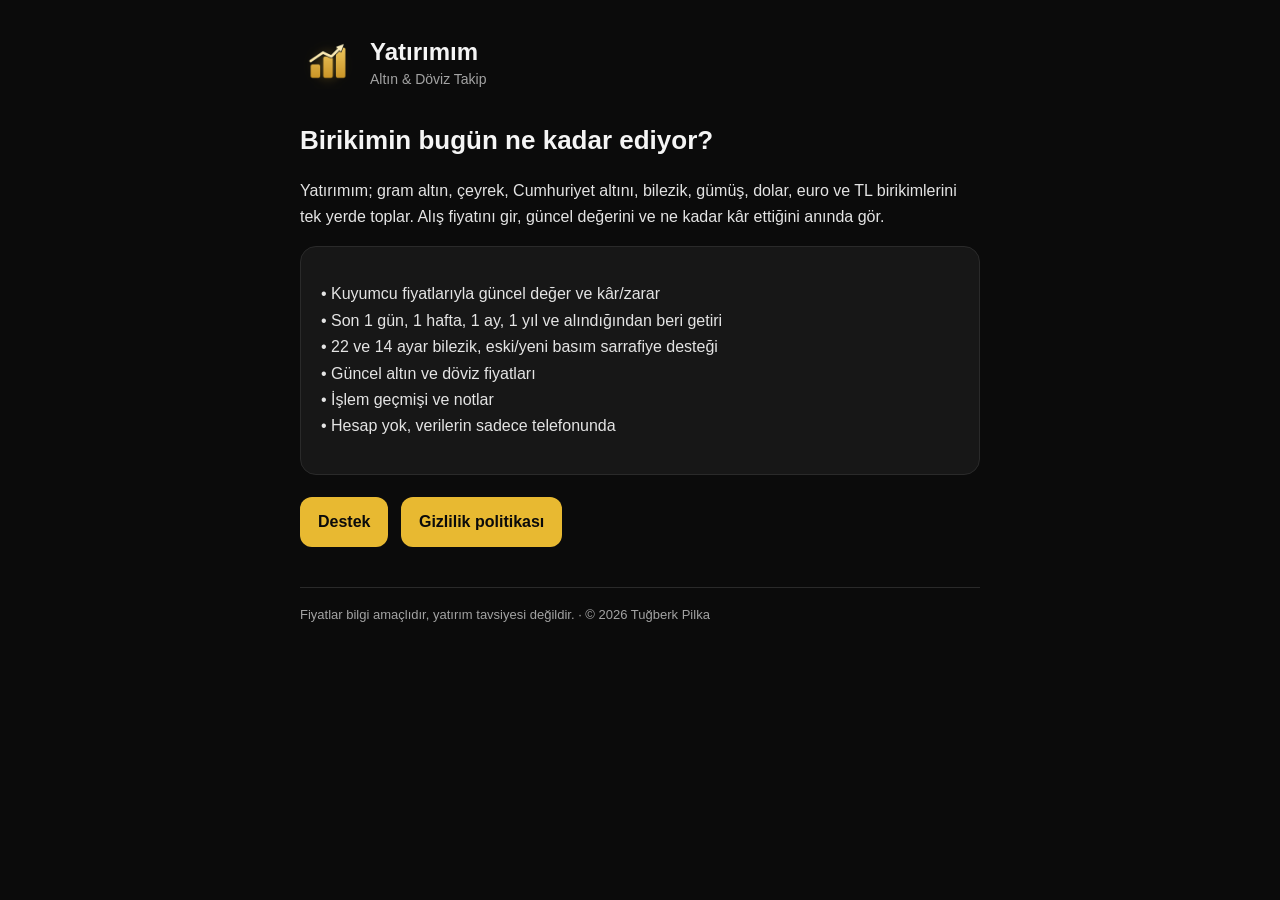
<file: index.html>
<!DOCTYPE html>
<html lang="tr">
<head>
<meta charset="utf-8">
<meta name="viewport" content="width=device-width, initial-scale=1">
<title>Yatırımım: Altın &amp; Döviz Takip</title>
<link rel="stylesheet" href="stil.css">
</head>
<body>
<main>
  <header>
    <img src="logo.png" alt="Yatırımım logosu">
    <div><div class="ad">Yatırımım</div><div class="alt">Altın &amp; Döviz Takip</div></div>
  </header>
  <h1>Birikimin bugün ne kadar ediyor?</h1>
  <p>Yatırımım; gram altın, çeyrek, Cumhuriyet altını, bilezik, gümüş, dolar, euro ve TL birikimlerini tek yerde toplar. Alış fiyatını gir, güncel değerini ve ne kadar kâr ettiğini anında gör.</p>
  <div class="kart">
    <p>• Kuyumcu fiyatlarıyla güncel değer ve kâr/zarar<br>
    • Son 1 gün, 1 hafta, 1 ay, 1 yıl ve alındığından beri getiri<br>
    • 22 ve 14 ayar bilezik, eski/yeni basım sarrafiye desteği<br>
    • Güncel altın ve döviz fiyatları<br>
    • İşlem geçmişi ve notlar<br>
    • Hesap yok, verilerin sadece telefonunda</p>
  </div>
  <a class="dugme" href="destek.html">Destek</a>
  <a class="dugme" href="gizlilik.html">Gizlilik politikası</a>
  <footer>Fiyatlar bilgi amaçlıdır, yatırım tavsiyesi değildir. · © 2026 Tuğberk Pilka</footer>
</main>
</body>
</html>
</file>
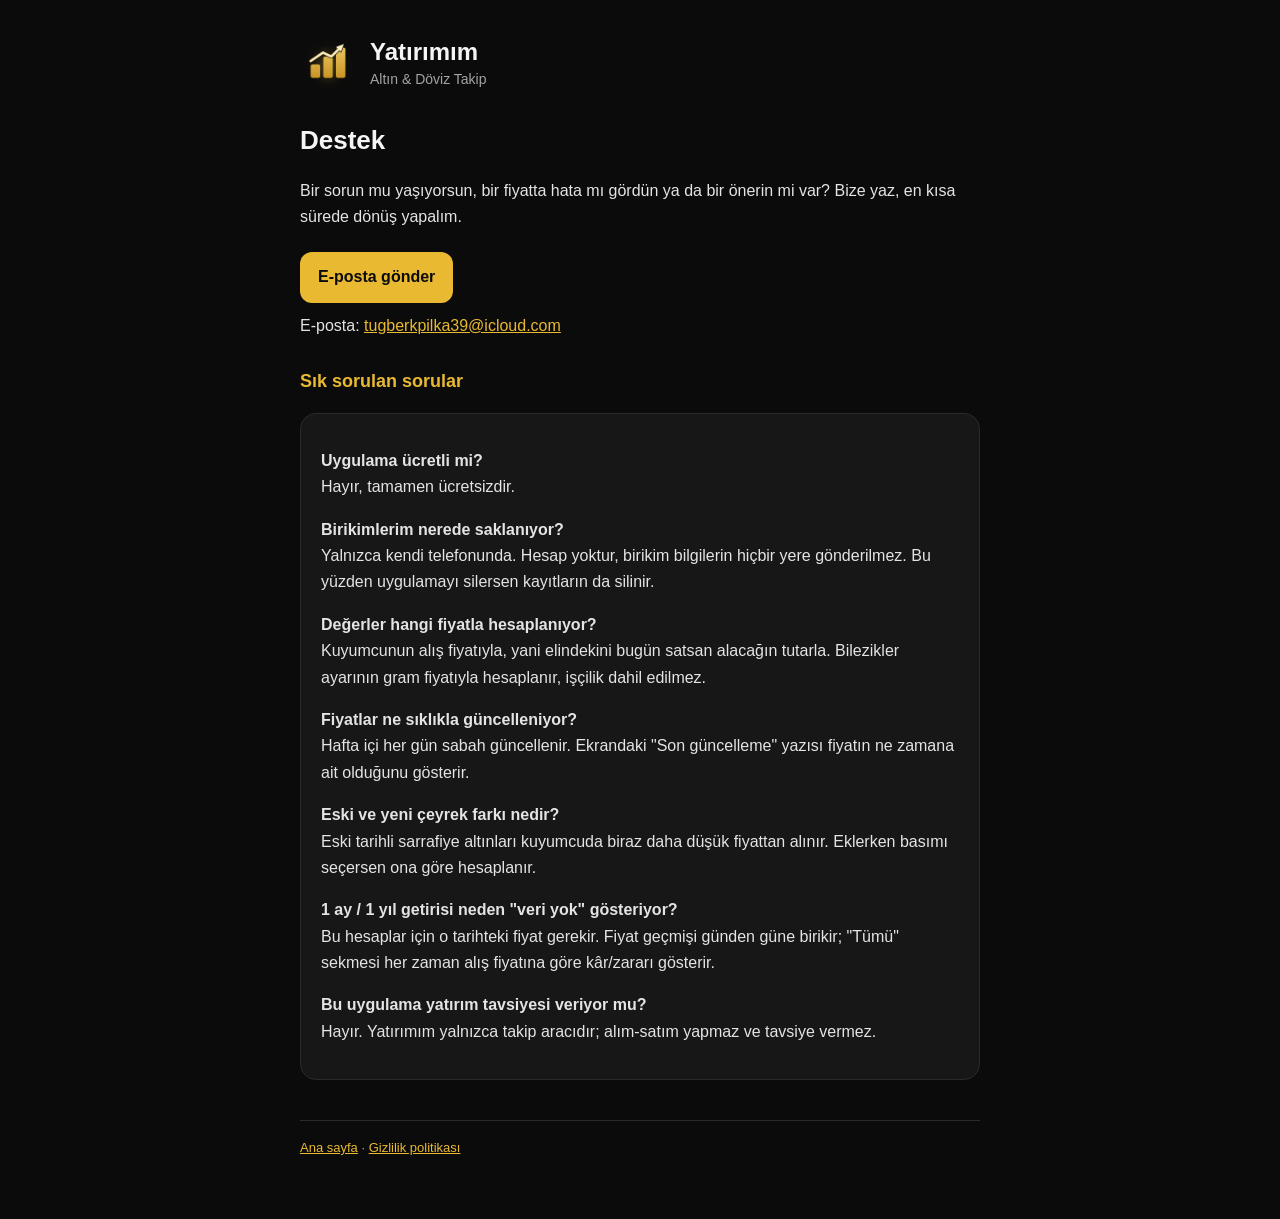
<file: destek.html>
<!DOCTYPE html>
<html lang="tr">
<head>
<meta charset="utf-8">
<meta name="viewport" content="width=device-width, initial-scale=1">
<title>Destek · Yatırımım</title>
<link rel="stylesheet" href="stil.css">
</head>
<body>
<main>
  <header>
    <img src="logo.png" alt="Yatırımım logosu">
    <div><div class="ad">Yatırımım</div><div class="alt">Altın &amp; Döviz Takip</div></div>
  </header>
  <h1>Destek</h1>
  <p>Bir sorun mu yaşıyorsun, bir fiyatta hata mı gördün ya da bir önerin mi var? Bize yaz, en kısa sürede dönüş yapalım.</p>
  <a class="dugme" href="mailto:tugberkpilka39@icloud.com?subject=Yat%C4%B1r%C4%B1m%C4%B1m%20Destek">E-posta gönder</a>
  <p style="margin-top:10px">E-posta: <a href="mailto:tugberkpilka39@icloud.com">tugberkpilka39@icloud.com</a></p>

  <h2>Sık sorulan sorular</h2>
  <div class="kart">
    <p><strong>Uygulama ücretli mi?</strong><br>Hayır, tamamen ücretsizdir.</p>
    <p><strong>Birikimlerim nerede saklanıyor?</strong><br>Yalnızca kendi telefonunda. Hesap yoktur, birikim bilgilerin hiçbir yere gönderilmez. Bu yüzden uygulamayı silersen kayıtların da silinir.</p>
    <p><strong>Değerler hangi fiyatla hesaplanıyor?</strong><br>Kuyumcunun alış fiyatıyla, yani elindekini bugün satsan alacağın tutarla. Bilezikler ayarının gram fiyatıyla hesaplanır, işçilik dahil edilmez.</p>
    <p><strong>Fiyatlar ne sıklıkla güncelleniyor?</strong><br>Hafta içi her gün sabah güncellenir. Ekrandaki "Son güncelleme" yazısı fiyatın ne zamana ait olduğunu gösterir.</p>
    <p><strong>Eski ve yeni çeyrek farkı nedir?</strong><br>Eski tarihli sarrafiye altınları kuyumcuda biraz daha düşük fiyattan alınır. Eklerken basımı seçersen ona göre hesaplanır.</p>
    <p><strong>1 ay / 1 yıl getirisi neden "veri yok" gösteriyor?</strong><br>Bu hesaplar için o tarihteki fiyat gerekir. Fiyat geçmişi günden güne birikir; "Tümü" sekmesi her zaman alış fiyatına göre kâr/zararı gösterir.</p>
    <p><strong>Bu uygulama yatırım tavsiyesi veriyor mu?</strong><br>Hayır. Yatırımım yalnızca takip aracıdır; alım-satım yapmaz ve tavsiye vermez.</p>
  </div>

  <footer><a href="index.html">Ana sayfa</a> · <a href="gizlilik.html">Gizlilik politikası</a></footer>
</main>
</body>
</html>
</file>
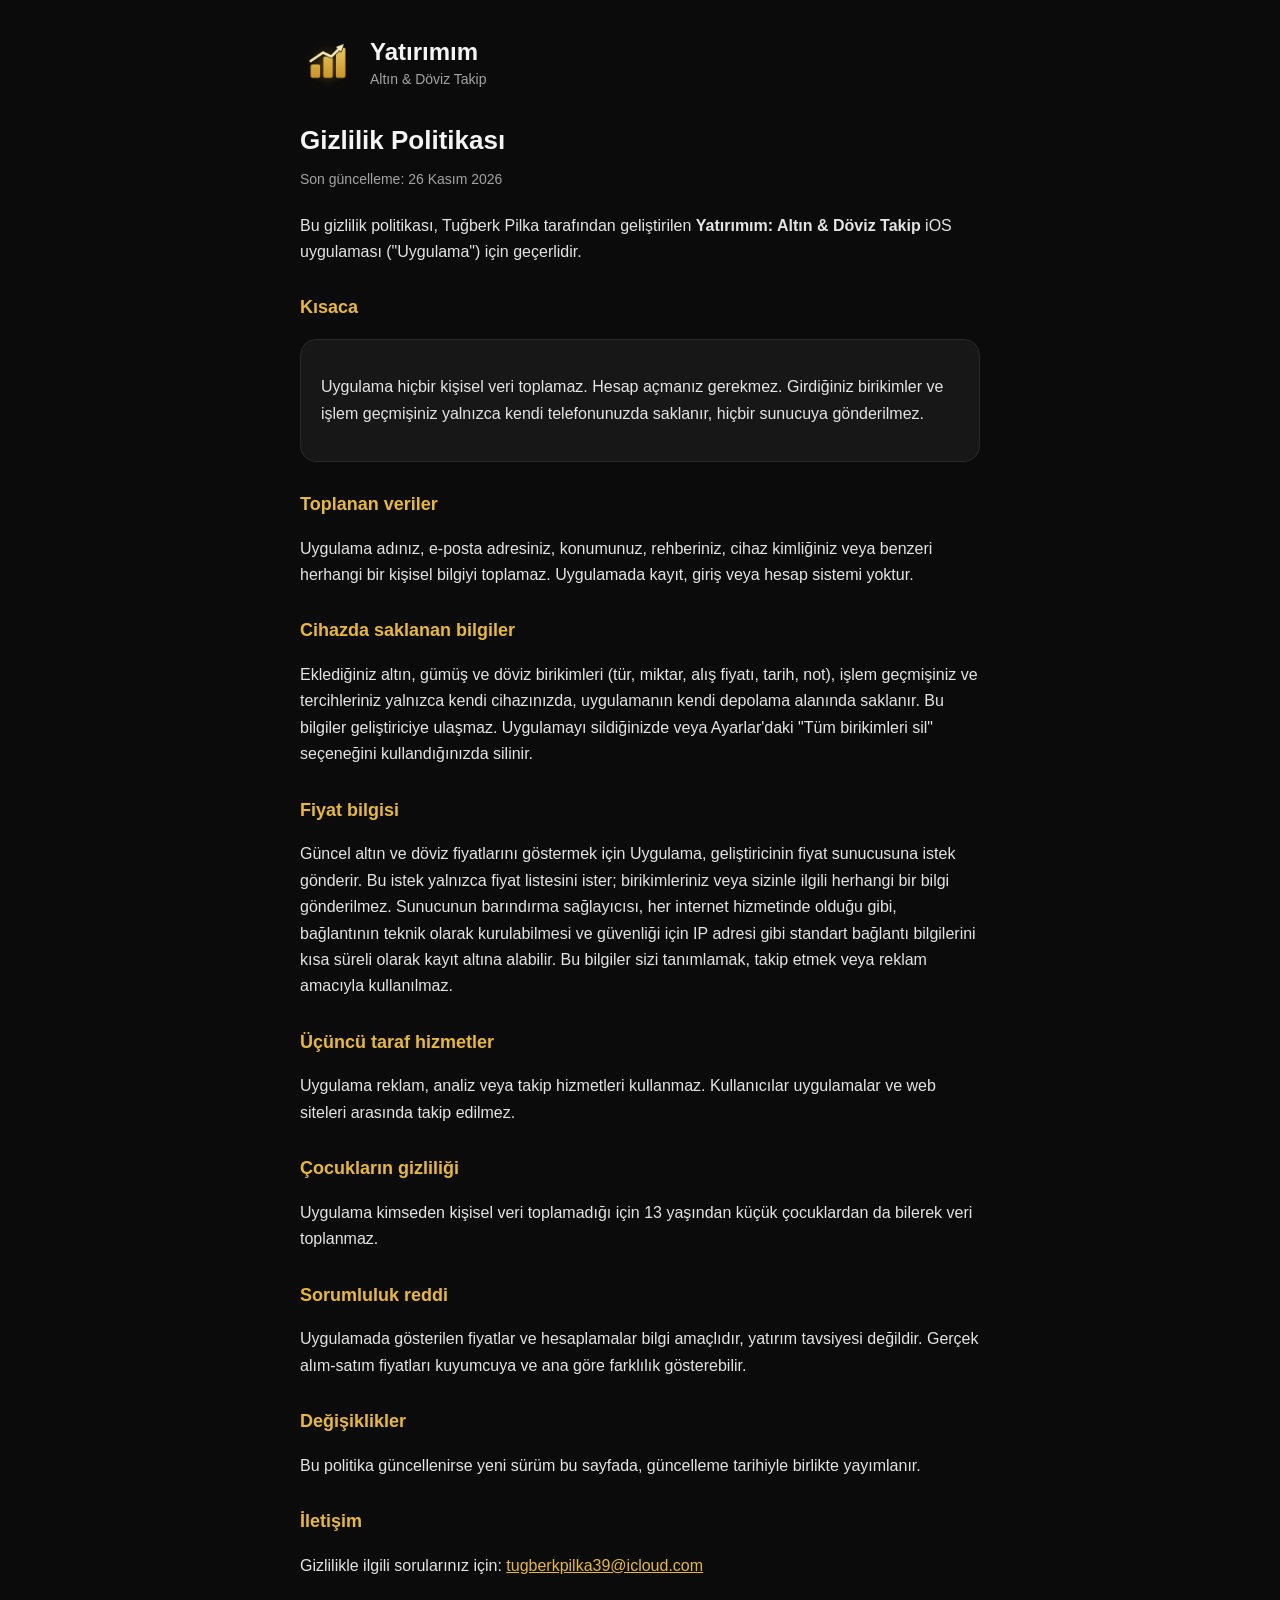
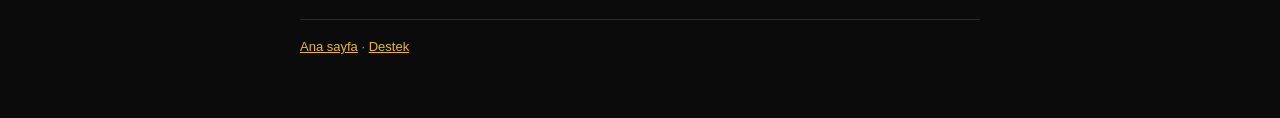
<file: gizlilik.html>
<!DOCTYPE html>
<html lang="tr">
<head>
<meta charset="utf-8">
<meta name="viewport" content="width=device-width, initial-scale=1">
<title>Gizlilik Politikası · Yatırımım</title>
<link rel="stylesheet" href="stil.css">
</head>
<body>
<main>
  <header>
    <img src="logo.png" alt="Yatırımım logosu">
    <div><div class="ad">Yatırımım</div><div class="alt">Altın &amp; Döviz Takip</div></div>
  </header>
  <h1>Gizlilik Politikası</h1>
  <div class="tarih">Son güncelleme: 26 Kasım 2026</div>

  <p>Bu gizlilik politikası, Tuğberk Pilka tarafından geliştirilen <strong>Yatırımım: Altın &amp; Döviz Takip</strong> iOS uygulaması ("Uygulama") için geçerlidir.</p>

  <h2>Kısaca</h2>
  <div class="kart"><p>Uygulama hiçbir kişisel veri toplamaz. Hesap açmanız gerekmez. Girdiğiniz birikimler ve işlem geçmişiniz yalnızca kendi telefonunuzda saklanır, hiçbir sunucuya gönderilmez.</p></div>

  <h2>Toplanan veriler</h2>
  <p>Uygulama adınız, e-posta adresiniz, konumunuz, rehberiniz, cihaz kimliğiniz veya benzeri herhangi bir kişisel bilgiyi toplamaz. Uygulamada kayıt, giriş veya hesap sistemi yoktur.</p>

  <h2>Cihazda saklanan bilgiler</h2>
  <p>Eklediğiniz altın, gümüş ve döviz birikimleri (tür, miktar, alış fiyatı, tarih, not), işlem geçmişiniz ve tercihleriniz yalnızca kendi cihazınızda, uygulamanın kendi depolama alanında saklanır. Bu bilgiler geliştiriciye ulaşmaz. Uygulamayı sildiğinizde veya Ayarlar'daki "Tüm birikimleri sil" seçeneğini kullandığınızda silinir.</p>

  <h2>Fiyat bilgisi</h2>
  <p>Güncel altın ve döviz fiyatlarını göstermek için Uygulama, geliştiricinin fiyat sunucusuna istek gönderir. Bu istek yalnızca fiyat listesini ister; birikimleriniz veya sizinle ilgili herhangi bir bilgi gönderilmez. Sunucunun barındırma sağlayıcısı, her internet hizmetinde olduğu gibi, bağlantının teknik olarak kurulabilmesi ve güvenliği için IP adresi gibi standart bağlantı bilgilerini kısa süreli olarak kayıt altına alabilir. Bu bilgiler sizi tanımlamak, takip etmek veya reklam amacıyla kullanılmaz.</p>

  <h2>Üçüncü taraf hizmetler</h2>
  <p>Uygulama reklam, analiz veya takip hizmetleri kullanmaz. Kullanıcılar uygulamalar ve web siteleri arasında takip edilmez.</p>

  <h2>Çocukların gizliliği</h2>
  <p>Uygulama kimseden kişisel veri toplamadığı için 13 yaşından küçük çocuklardan da bilerek veri toplanmaz.</p>

  <h2>Sorumluluk reddi</h2>
  <p>Uygulamada gösterilen fiyatlar ve hesaplamalar bilgi amaçlıdır, yatırım tavsiyesi değildir. Gerçek alım-satım fiyatları kuyumcuya ve ana göre farklılık gösterebilir.</p>

  <h2>Değişiklikler</h2>
  <p>Bu politika güncellenirse yeni sürüm bu sayfada, güncelleme tarihiyle birlikte yayımlanır.</p>

  <h2>İletişim</h2>
  <p>Gizlilikle ilgili sorularınız için: <a href="mailto:tugberkpilka39@icloud.com">tugberkpilka39@icloud.com</a></p>

  <footer><a href="index.html">Ana sayfa</a> · <a href="destek.html">Destek</a></footer>
</main>
</body>
</html>
</file>
<file: stil.css>
:root { --zemin:#0B0B0B; --kart:#171717; --yazi:#F5F5F5; --soluk:#A3A3A3; --altin:#E8B931; --cizgi:#2A2A2A; }
* { box-sizing: border-box; }
body { margin:0; background:var(--zemin); color:var(--yazi); font-family:-apple-system, BlinkMacSystemFont, "Segoe UI", Roboto, sans-serif; line-height:1.65; }
main { max-width:720px; margin:0 auto; padding:32px 20px 60px; }
header { display:flex; align-items:center; gap:14px; margin-bottom:28px; }
header img { width:56px; height:56px; border-radius:13px; }
header .ad { font-size:24px; font-weight:800; }
header .alt { color:var(--soluk); font-size:14px; margin-top:-4px; }
h1 { font-size:26px; margin:0 0 6px; }
h2 { font-size:18px; color:var(--altin); margin:28px 0 8px; }
p, li { color:#E4E4E4; }
.tarih { color:var(--soluk); font-size:14px; margin-bottom:22px; }
.kart { background:var(--kart); border:1px solid var(--cizgi); border-radius:16px; padding:18px 20px; margin:16px 0; }
a { color:var(--altin); }
.dugme { display:inline-block; background:var(--altin); color:#0B0B0B; font-weight:800; padding:12px 18px; border-radius:12px; text-decoration:none; margin:6px 8px 0 0; }
footer { margin-top:40px; color:var(--soluk); font-size:13px; border-top:1px solid var(--cizgi); padding-top:16px; }
</file>
